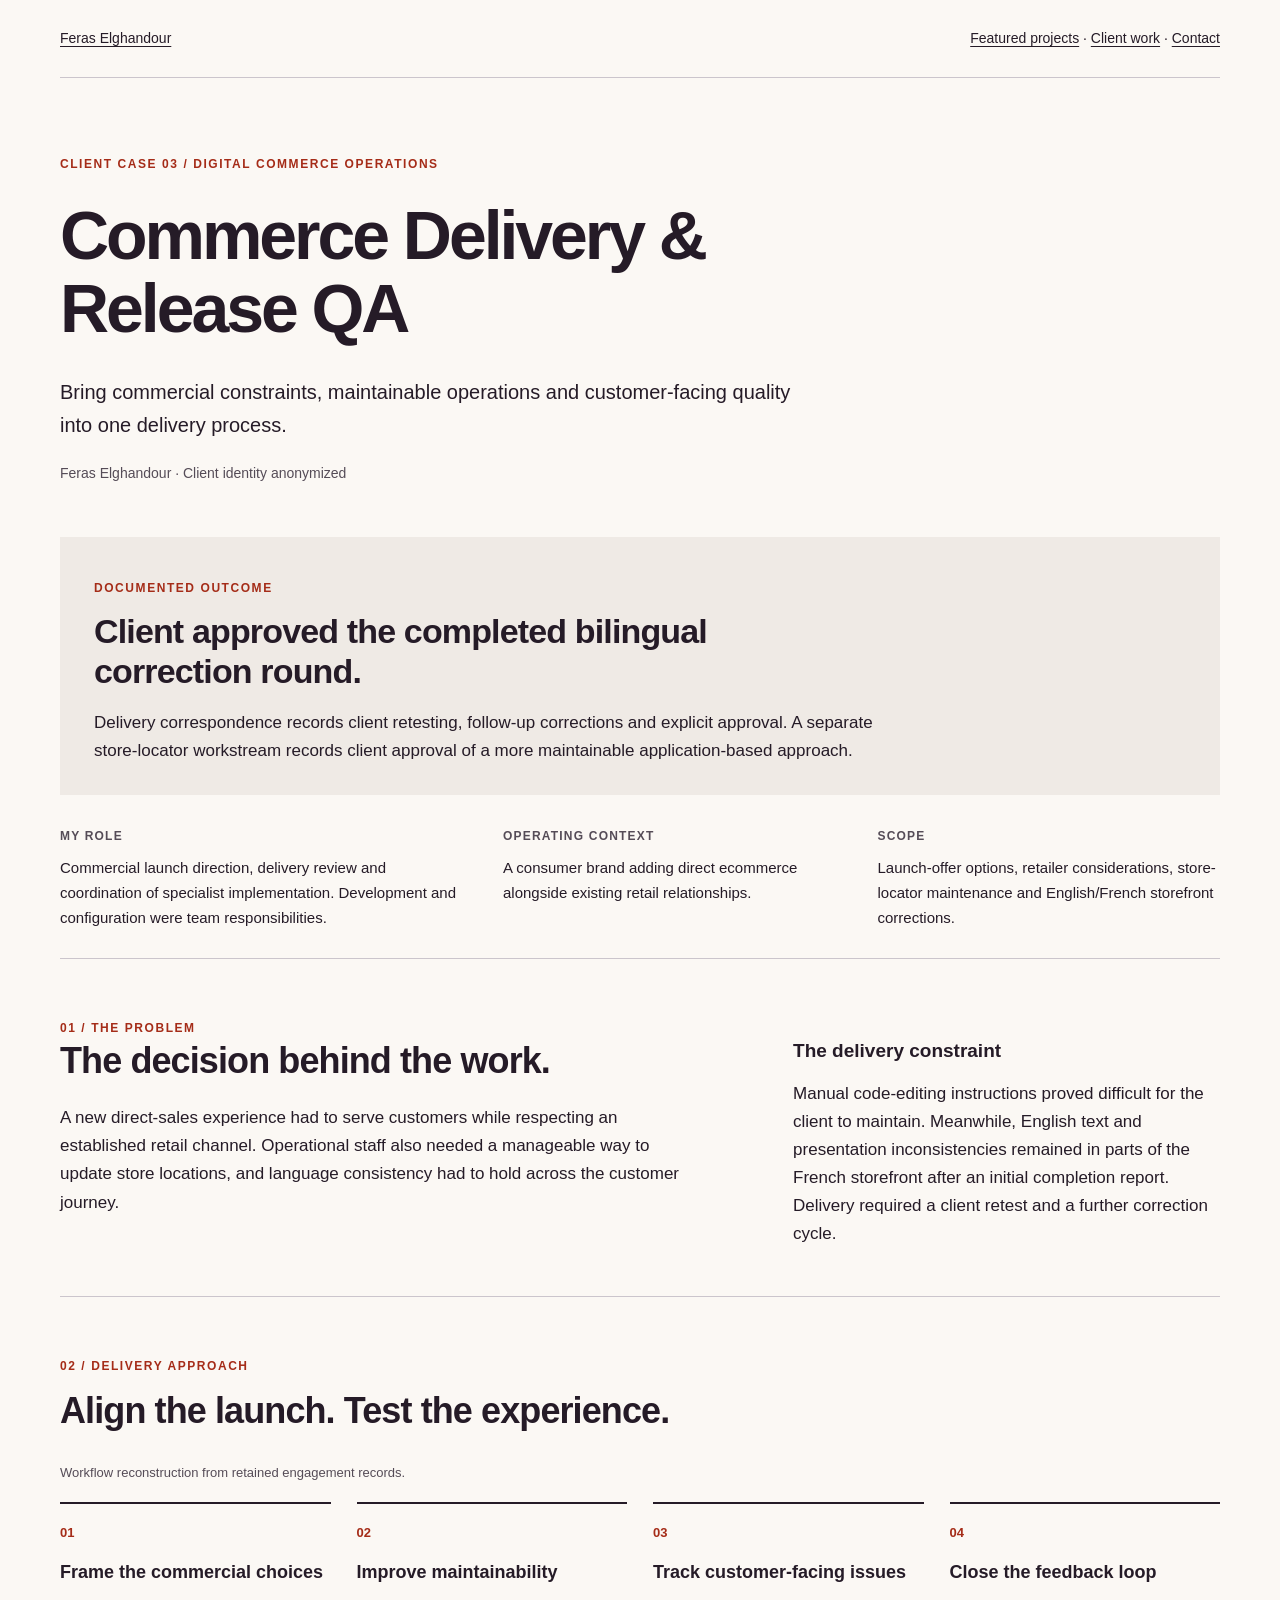
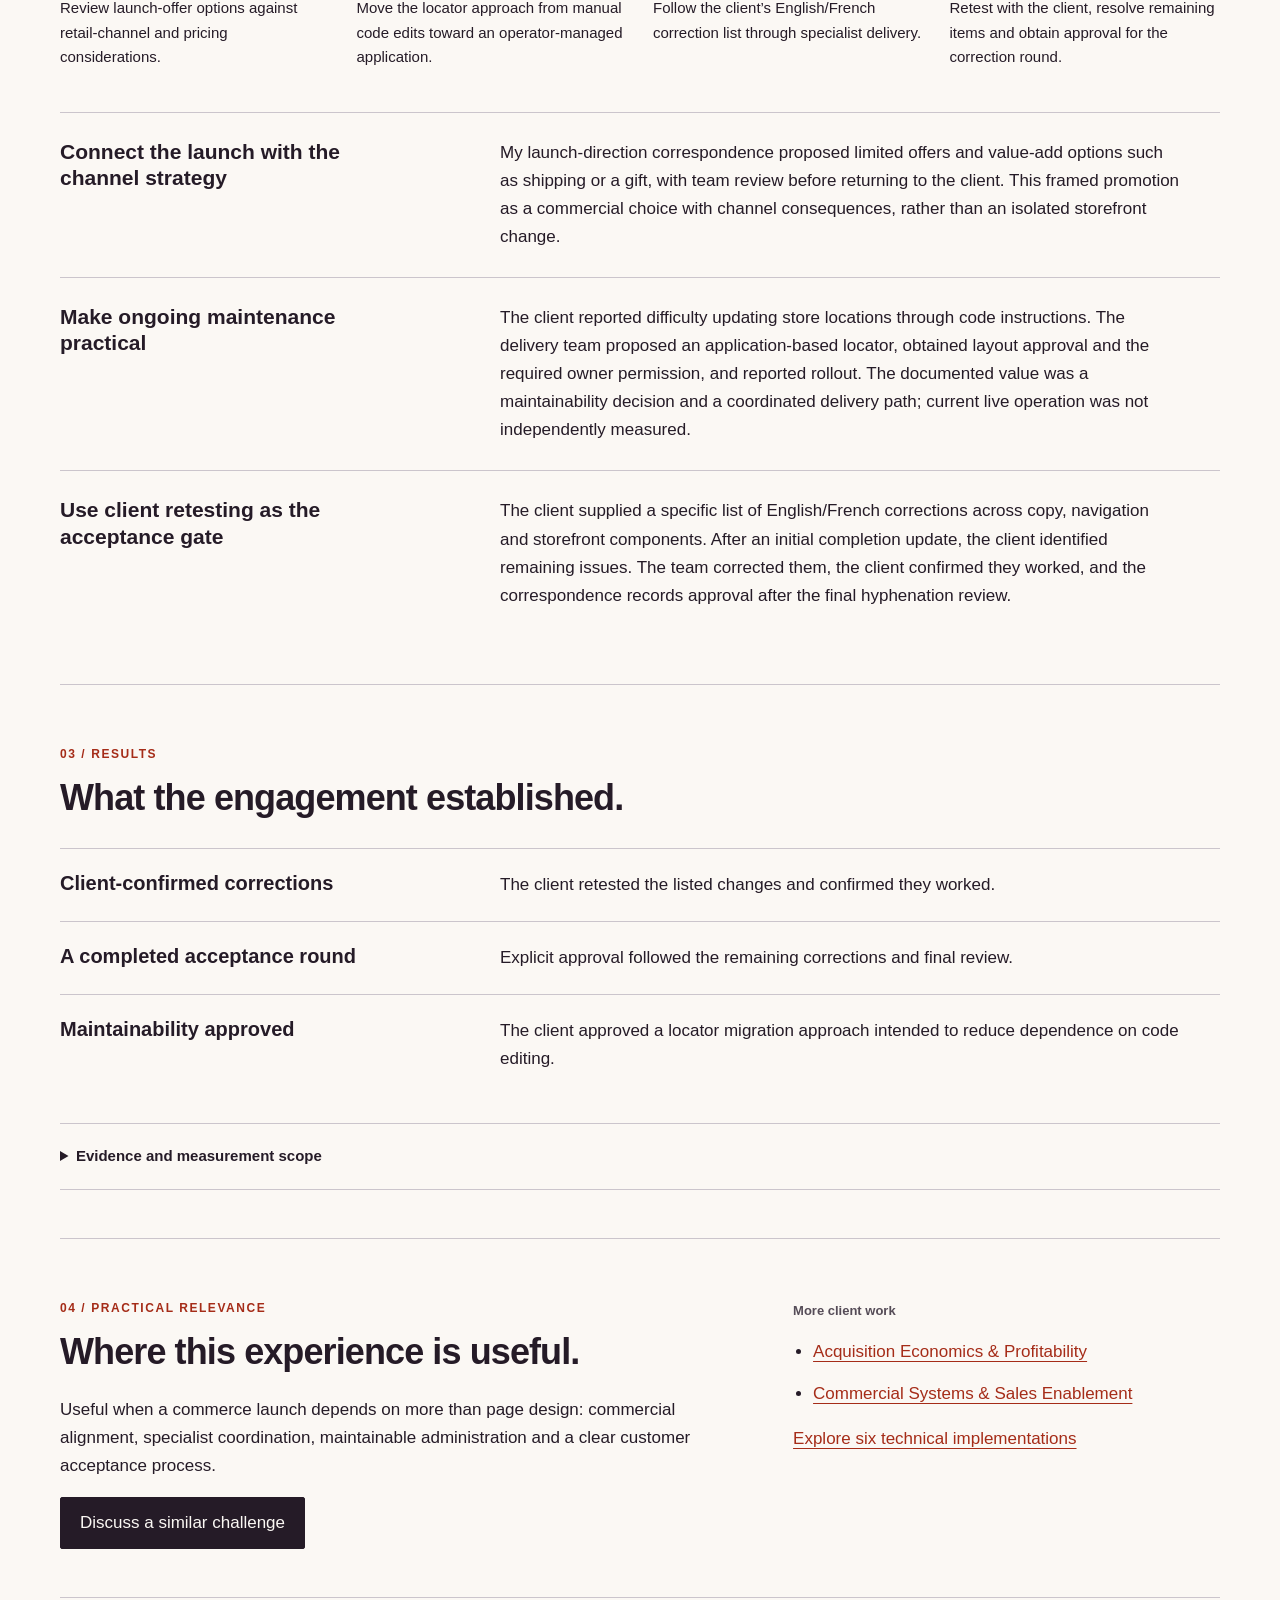
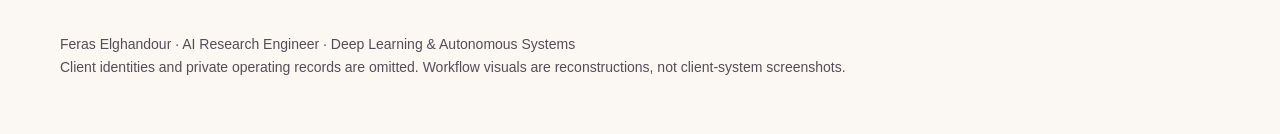
<file: case-studies/commerce-delivery/index.html>
<!doctype html>
<html lang="en"><head>
<meta charset="utf-8"><meta name="viewport" content="width=device-width,initial-scale=1">
<meta name="description" content="Bring commercial constraints, maintainable operations and customer-facing quality into one delivery process. An anonymized client case study by Feras Elghandour.">
<meta name="referrer" content="strict-origin-when-cross-origin">
<meta http-equiv="Content-Security-Policy" content="default-src 'none'; script-src 'self'; style-src 'self' 'unsafe-inline'; img-src 'self' data:; connect-src 'none'; base-uri 'none'; form-action 'none'; object-src 'none'">
<meta name="color-scheme" content="light"><meta name="author" content="Feras Elghandour">
<title>Commerce Delivery &amp; Release QA | Feras Elghandour</title>
<link rel="stylesheet" href="../../style.css"><link rel="icon" href="data:,">
<link rel="canonical" href="https://feraselghandour.github.io/case-studies/commerce-delivery/">
<meta property="og:title" content="Commerce Delivery &amp; Release QA | Feras Elghandour">
<meta property="og:description" content="Bring commercial constraints, maintainable operations and customer-facing quality into one delivery process.">
<meta property="og:type" content="article"><meta property="og:url" content="https://feraselghandour.github.io/case-studies/commerce-delivery/">
<meta property="og:image" content="https://feraselghandour.github.io/assets/portfolio-preview.jpg">
</head><body>
<a class="skip" href="#main">Skip to content</a>
<header><nav aria-label="Main navigation"><a href="../../">Feras Elghandour</a><span><a href="../../#work">Featured projects</a> · <a href="../../#client-work">Client work</a> · <a href="https://www.linkedin.com/in/feras-elghandour/">Contact</a></span></nav></header>
<main id="main" class="case-study">
<section class="hero case-hero"><p class="eyebrow">Client case 03 / Digital commerce operations</p>
<h1>Commerce Delivery &amp; Release QA</h1><p class="intro">Bring commercial constraints, maintainable operations and customer-facing quality into one delivery process.</p>
<p class="case-byline">Feras Elghandour <span aria-hidden="true">·</span> Client identity anonymized</p>
</section>
<section class="case-outcome" aria-labelledby="outcome-heading"><p class="eyebrow">Documented outcome</p><h2 id="outcome-heading">Client approved the completed bilingual correction round.</h2><p>Delivery correspondence records client retesting, follow-up corrections and explicit approval. A separate store-locator workstream records client approval of a more maintainable application-based approach.</p></section>
<dl class="case-facts"><div><dt>My role</dt><dd>Commercial launch direction, delivery review and coordination of specialist implementation. Development and configuration were team responsibilities.</dd></div><div><dt>Operating context</dt><dd>A consumer brand adding direct ecommerce alongside existing retail relationships.</dd></div><div><dt>Scope</dt><dd>Launch-offer options, retailer considerations, store-locator maintenance and English/French storefront corrections.</dd></div></dl>
<section class="section split case-context"><div><p class="eyebrow">01 / The problem</p><h2>The decision behind the work.</h2><p>A new direct-sales experience had to serve customers while respecting an established retail channel. Operational staff also needed a manageable way to update store locations, and language consistency had to hold across the customer journey.</p></div><aside><h3>The delivery constraint</h3><p>Manual code-editing instructions proved difficult for the client to maintain. Meanwhile, English text and presentation inconsistencies remained in parts of the French storefront after an initial completion report. Delivery required a client retest and a further correction cycle.</p></aside></section>
<section class="section" aria-labelledby="workflow-heading"><p class="eyebrow">02 / Delivery approach</p><h2 id="workflow-heading">Align the launch. Test the experience.</h2>
<figure class="case-workflow"><figcaption>Workflow reconstruction from retained engagement records.</figcaption><ol><li><span class="step-number">01</span><div><h3>Frame the commercial choices</h3><p>Review launch-offer options against retail-channel and pricing considerations.</p></div></li><li><span class="step-number">02</span><div><h3>Improve maintainability</h3><p>Move the locator approach from manual code edits toward an operator-managed application.</p></div></li><li><span class="step-number">03</span><div><h3>Track customer-facing issues</h3><p>Follow the client’s English/French correction list through specialist delivery.</p></div></li><li><span class="step-number">04</span><div><h3>Close the feedback loop</h3><p>Retest with the client, resolve remaining items and obtain approval for the correction round.</p></div></li></ol></figure>
<div class="case-details"><article class="case-detail"><h3>Connect the launch with the channel strategy</h3><p>My launch-direction correspondence proposed limited offers and value-add options such as shipping or a gift, with team review before returning to the client. This framed promotion as a commercial choice with channel consequences, rather than an isolated storefront change.</p></article><article class="case-detail"><h3>Make ongoing maintenance practical</h3><p>The client reported difficulty updating store locations through code instructions. The delivery team proposed an application-based locator, obtained layout approval and the required owner permission, and reported rollout. The documented value was a maintainability decision and a coordinated delivery path; current live operation was not independently measured.</p></article><article class="case-detail"><h3>Use client retesting as the acceptance gate</h3><p>The client supplied a specific list of English/French corrections across copy, navigation and storefront components. After an initial completion update, the client identified remaining issues. The team corrected them, the client confirmed they worked, and the correspondence records approval after the final hyphenation review.</p></article></div></section>
<section class="section" aria-labelledby="results-heading"><p class="eyebrow">03 / Results</p><h2 id="results-heading">What the engagement established.</h2><ul class="case-results"><li><h3>Client-confirmed corrections</h3><p>The client retested the listed changes and confirmed they worked.</p></li><li><h3>A completed acceptance round</h3><p>Explicit approval followed the remaining corrections and final review.</p></li><li><h3>Maintainability approved</h3><p>The client approved a locator migration approach intended to reduce dependence on code editing.</p></li></ul>
<details class="case-evidence"><summary>Evidence and measurement scope</summary><p>Original launch-direction and delivery-review correspondence, client locator approvals, and the client’s correction and acceptance thread. Names, products, destinations and operational records are omitted.</p><p>Acceptance applies to the documented bilingual correction round. The locator rollout was reported by the delivery team. This case does not claim site-wide defect elimination, resolution of every inventory issue or a measured conversion increase.</p></details></section>
<section class="section split"><div><p class="eyebrow">04 / Practical relevance</p><h2>Where this experience is useful.</h2><p>Useful when a commerce launch depends on more than page design: commercial alignment, specialist coordination, maintainable administration and a clear customer acceptance process.</p><a class="button" href="https://www.linkedin.com/in/feras-elghandour/">Discuss a similar challenge</a></div><aside><p class="label">More client work</p><ul class="case-related"><li><a href="../profitability-diagnostic/">Acquisition Economics &amp; Profitability</a></li><li><a href="../commercial-enablement/">Commercial Systems &amp; Sales Enablement</a></li></ul><p><a href="../../#work">Explore six technical implementations</a></p></aside></section>
</main><footer>Feras Elghandour · AI Research Engineer · Deep Learning &amp; Autonomous Systems<br>Client identities and private operating records are omitted. Workflow visuals are reconstructions, not client-system screenshots.</footer>
</body></html>
</file>
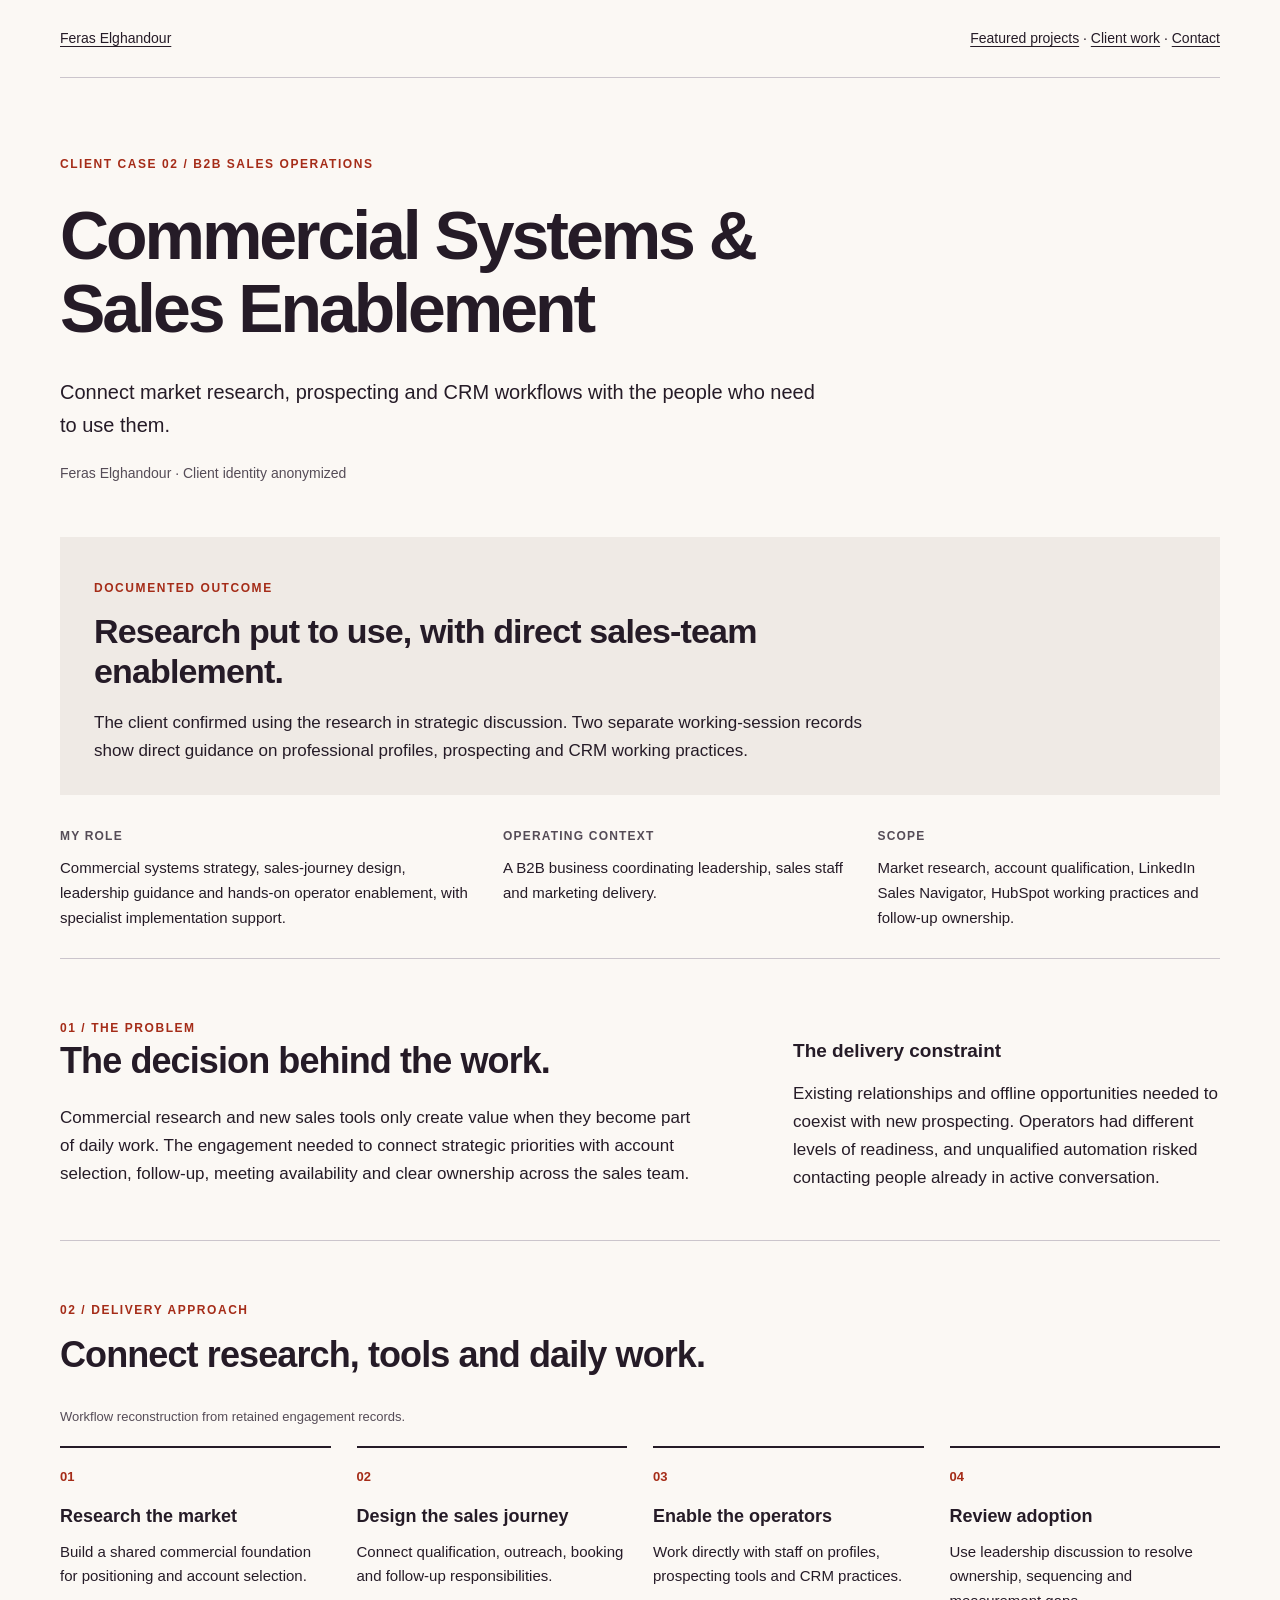
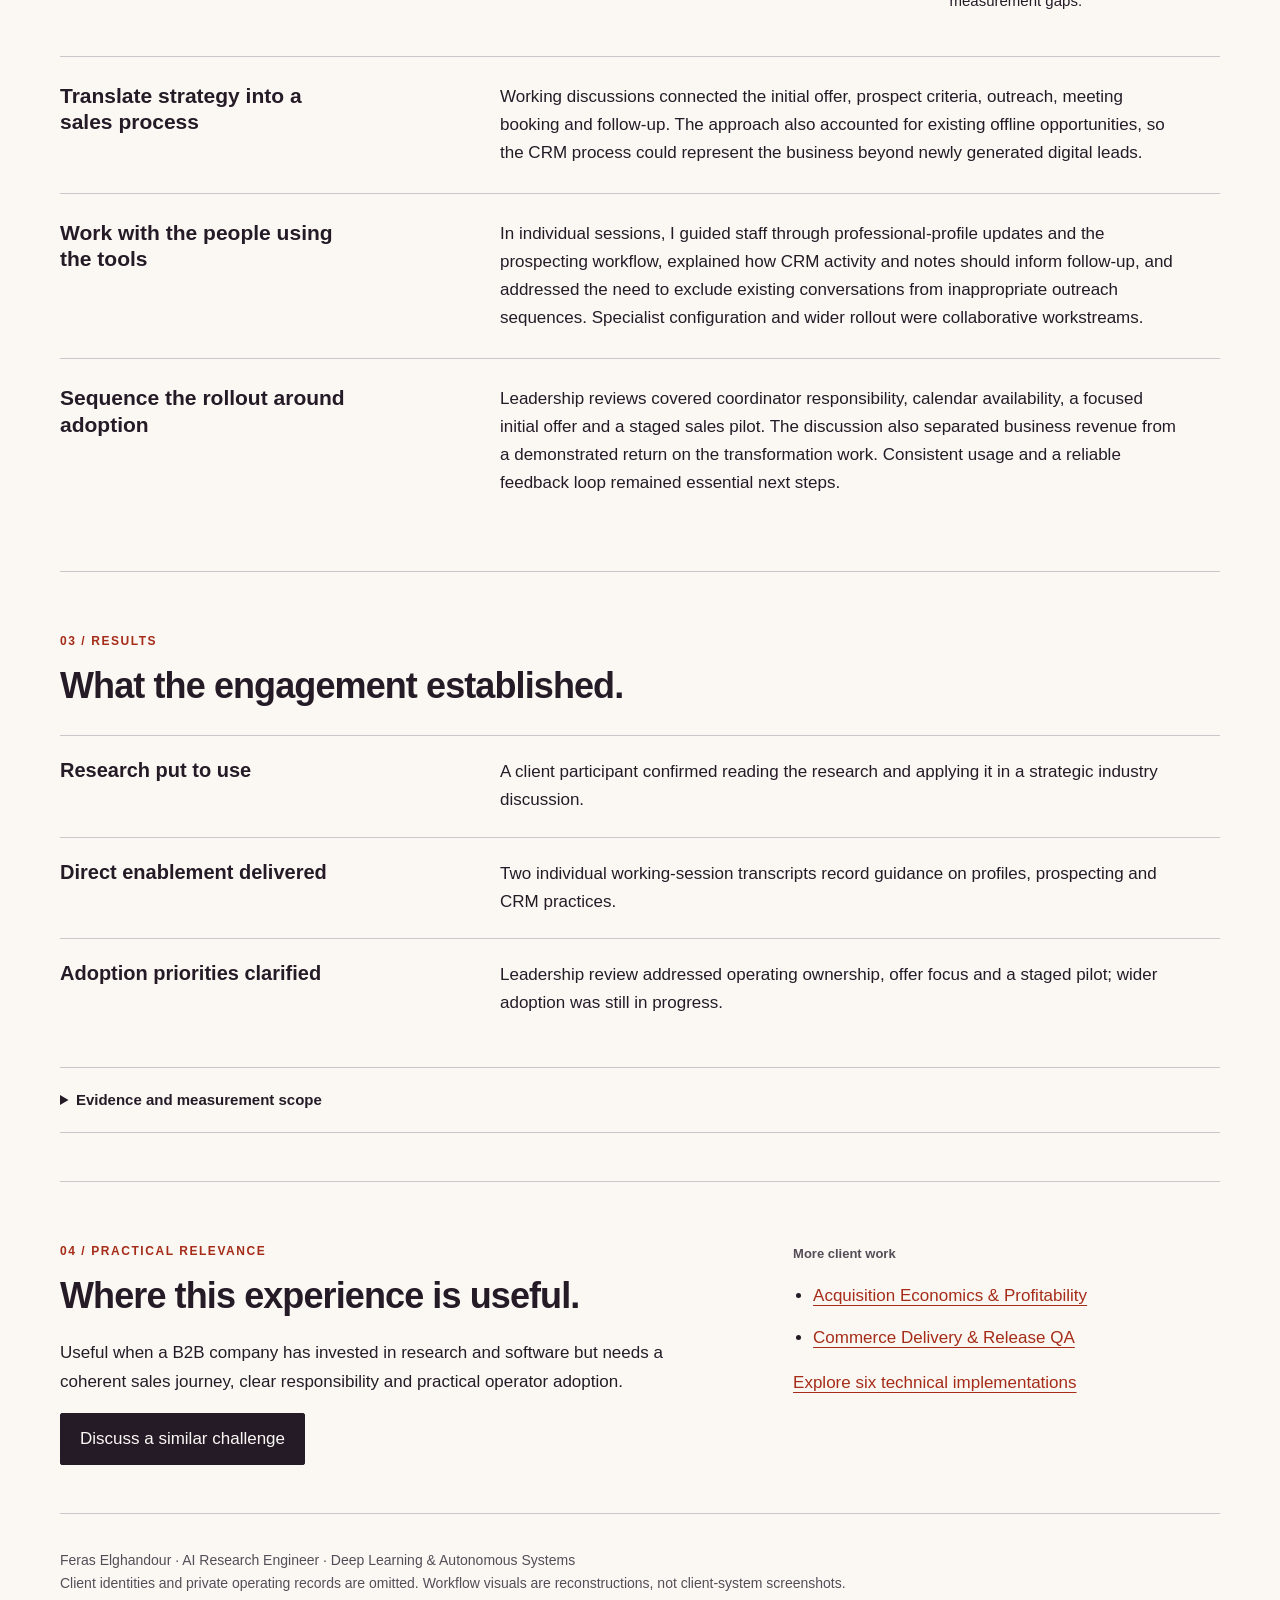
<file: case-studies/commercial-enablement/index.html>
<!doctype html>
<html lang="en"><head>
<meta charset="utf-8"><meta name="viewport" content="width=device-width,initial-scale=1">
<meta name="description" content="Connect market research, prospecting and CRM workflows with the people who need to use them. An anonymized client case study by Feras Elghandour.">
<meta name="referrer" content="strict-origin-when-cross-origin">
<meta http-equiv="Content-Security-Policy" content="default-src 'none'; script-src 'self'; style-src 'self' 'unsafe-inline'; img-src 'self' data:; connect-src 'none'; base-uri 'none'; form-action 'none'; object-src 'none'">
<meta name="color-scheme" content="light"><meta name="author" content="Feras Elghandour">
<title>Commercial Systems &amp; Sales Enablement | Feras Elghandour</title>
<link rel="stylesheet" href="../../style.css"><link rel="icon" href="data:,">
<link rel="canonical" href="https://feraselghandour.github.io/case-studies/commercial-enablement/">
<meta property="og:title" content="Commercial Systems &amp; Sales Enablement | Feras Elghandour">
<meta property="og:description" content="Connect market research, prospecting and CRM workflows with the people who need to use them.">
<meta property="og:type" content="article"><meta property="og:url" content="https://feraselghandour.github.io/case-studies/commercial-enablement/">
<meta property="og:image" content="https://feraselghandour.github.io/assets/portfolio-preview.jpg">
</head><body>
<a class="skip" href="#main">Skip to content</a>
<header><nav aria-label="Main navigation"><a href="../../">Feras Elghandour</a><span><a href="../../#work">Featured projects</a> · <a href="../../#client-work">Client work</a> · <a href="https://www.linkedin.com/in/feras-elghandour/">Contact</a></span></nav></header>
<main id="main" class="case-study">
<section class="hero case-hero"><p class="eyebrow">Client case 02 / B2B sales operations</p>
<h1>Commercial Systems &amp; Sales Enablement</h1><p class="intro">Connect market research, prospecting and CRM workflows with the people who need to use them.</p>
<p class="case-byline">Feras Elghandour <span aria-hidden="true">·</span> Client identity anonymized</p>
</section>
<section class="case-outcome" aria-labelledby="outcome-heading"><p class="eyebrow">Documented outcome</p><h2 id="outcome-heading">Research put to use, with direct sales-team enablement.</h2><p>The client confirmed using the research in strategic discussion. Two separate working-session records show direct guidance on professional profiles, prospecting and CRM working practices.</p></section>
<dl class="case-facts"><div><dt>My role</dt><dd>Commercial systems strategy, sales-journey design, leadership guidance and hands-on operator enablement, with specialist implementation support.</dd></div><div><dt>Operating context</dt><dd>A B2B business coordinating leadership, sales staff and marketing delivery.</dd></div><div><dt>Scope</dt><dd>Market research, account qualification, LinkedIn Sales Navigator, HubSpot working practices and follow-up ownership.</dd></div></dl>
<section class="section split case-context"><div><p class="eyebrow">01 / The problem</p><h2>The decision behind the work.</h2><p>Commercial research and new sales tools only create value when they become part of daily work. The engagement needed to connect strategic priorities with account selection, follow-up, meeting availability and clear ownership across the sales team.</p></div><aside><h3>The delivery constraint</h3><p>Existing relationships and offline opportunities needed to coexist with new prospecting. Operators had different levels of readiness, and unqualified automation risked contacting people already in active conversation.</p></aside></section>
<section class="section" aria-labelledby="workflow-heading"><p class="eyebrow">02 / Delivery approach</p><h2 id="workflow-heading">Connect research, tools and daily work.</h2>
<figure class="case-workflow"><figcaption>Workflow reconstruction from retained engagement records.</figcaption><ol><li><span class="step-number">01</span><div><h3>Research the market</h3><p>Build a shared commercial foundation for positioning and account selection.</p></div></li><li><span class="step-number">02</span><div><h3>Design the sales journey</h3><p>Connect qualification, outreach, booking and follow-up responsibilities.</p></div></li><li><span class="step-number">03</span><div><h3>Enable the operators</h3><p>Work directly with staff on profiles, prospecting tools and CRM practices.</p></div></li><li><span class="step-number">04</span><div><h3>Review adoption</h3><p>Use leadership discussion to resolve ownership, sequencing and measurement gaps.</p></div></li></ol></figure>
<div class="case-details"><article class="case-detail"><h3>Translate strategy into a sales process</h3><p>Working discussions connected the initial offer, prospect criteria, outreach, meeting booking and follow-up. The approach also accounted for existing offline opportunities, so the CRM process could represent the business beyond newly generated digital leads.</p></article><article class="case-detail"><h3>Work with the people using the tools</h3><p>In individual sessions, I guided staff through professional-profile updates and the prospecting workflow, explained how CRM activity and notes should inform follow-up, and addressed the need to exclude existing conversations from inappropriate outreach sequences. Specialist configuration and wider rollout were collaborative workstreams.</p></article><article class="case-detail"><h3>Sequence the rollout around adoption</h3><p>Leadership reviews covered coordinator responsibility, calendar availability, a focused initial offer and a staged sales pilot. The discussion also separated business revenue from a demonstrated return on the transformation work. Consistent usage and a reliable feedback loop remained essential next steps.</p></article></div></section>
<section class="section" aria-labelledby="results-heading"><p class="eyebrow">03 / Results</p><h2 id="results-heading">What the engagement established.</h2><ul class="case-results"><li><h3>Research put to use</h3><p>A client participant confirmed reading the research and applying it in a strategic industry discussion.</p></li><li><h3>Direct enablement delivered</h3><p>Two individual working-session transcripts record guidance on profiles, prospecting and CRM practices.</p></li><li><h3>Adoption priorities clarified</h3><p>Leadership review addressed operating ownership, offer focus and a staged pilot; wider adoption was still in progress.</p></li></ul>
<details class="case-evidence"><summary>Evidence and measurement scope</summary><p>Retained individual enablement-session transcripts and a leadership-review transcript containing direct client feedback. People, company details, account lists and internal financial figures are omitted.</p><p>The records support research use, direct enablement and commercial process design. They do not establish a completed autonomous sales platform, a fully adopted rollout or incremental revenue attributable to the engagement.</p></details></section>
<section class="section split"><div><p class="eyebrow">04 / Practical relevance</p><h2>Where this experience is useful.</h2><p>Useful when a B2B company has invested in research and software but needs a coherent sales journey, clear responsibility and practical operator adoption.</p><a class="button" href="https://www.linkedin.com/in/feras-elghandour/">Discuss a similar challenge</a></div><aside><p class="label">More client work</p><ul class="case-related"><li><a href="../profitability-diagnostic/">Acquisition Economics &amp; Profitability</a></li><li><a href="../commerce-delivery/">Commerce Delivery &amp; Release QA</a></li></ul><p><a href="../../#work">Explore six technical implementations</a></p></aside></section>
</main><footer>Feras Elghandour · AI Research Engineer · Deep Learning &amp; Autonomous Systems<br>Client identities and private operating records are omitted. Workflow visuals are reconstructions, not client-system screenshots.</footer>
</body></html>
</file>
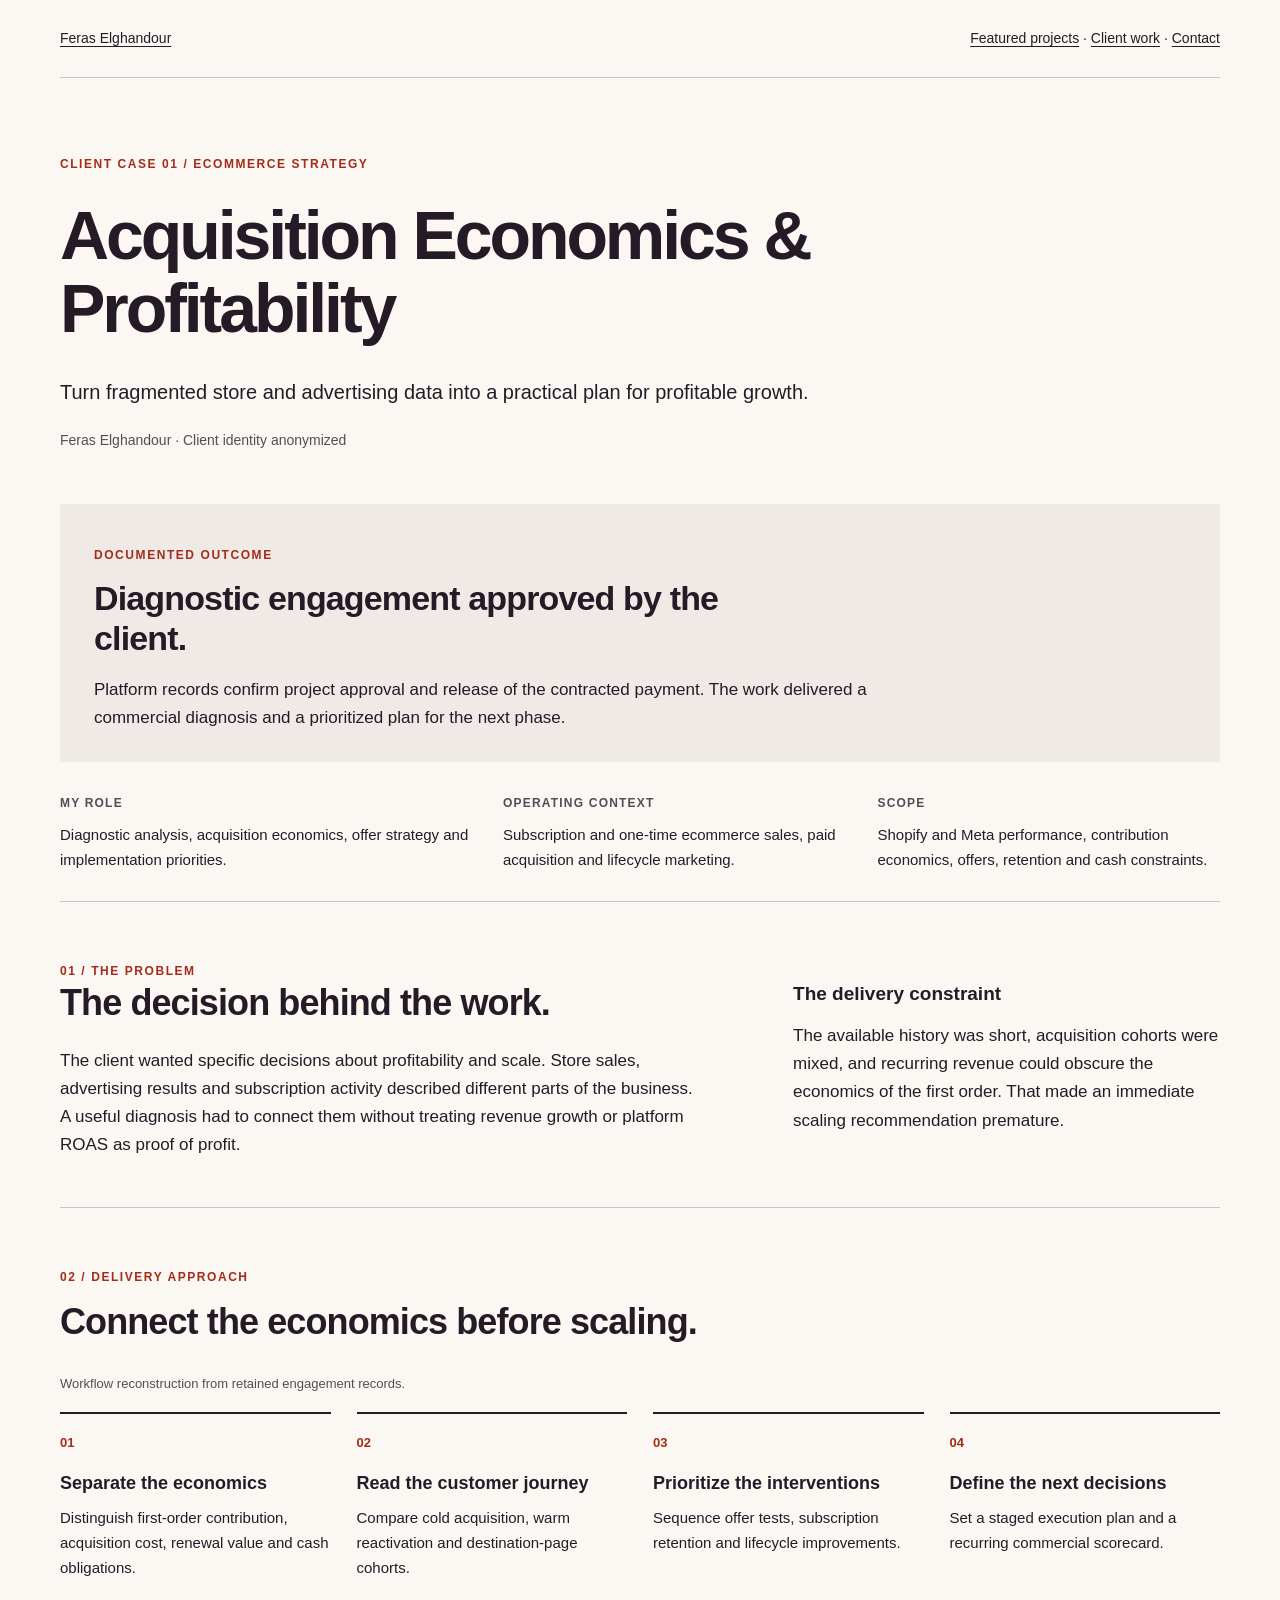
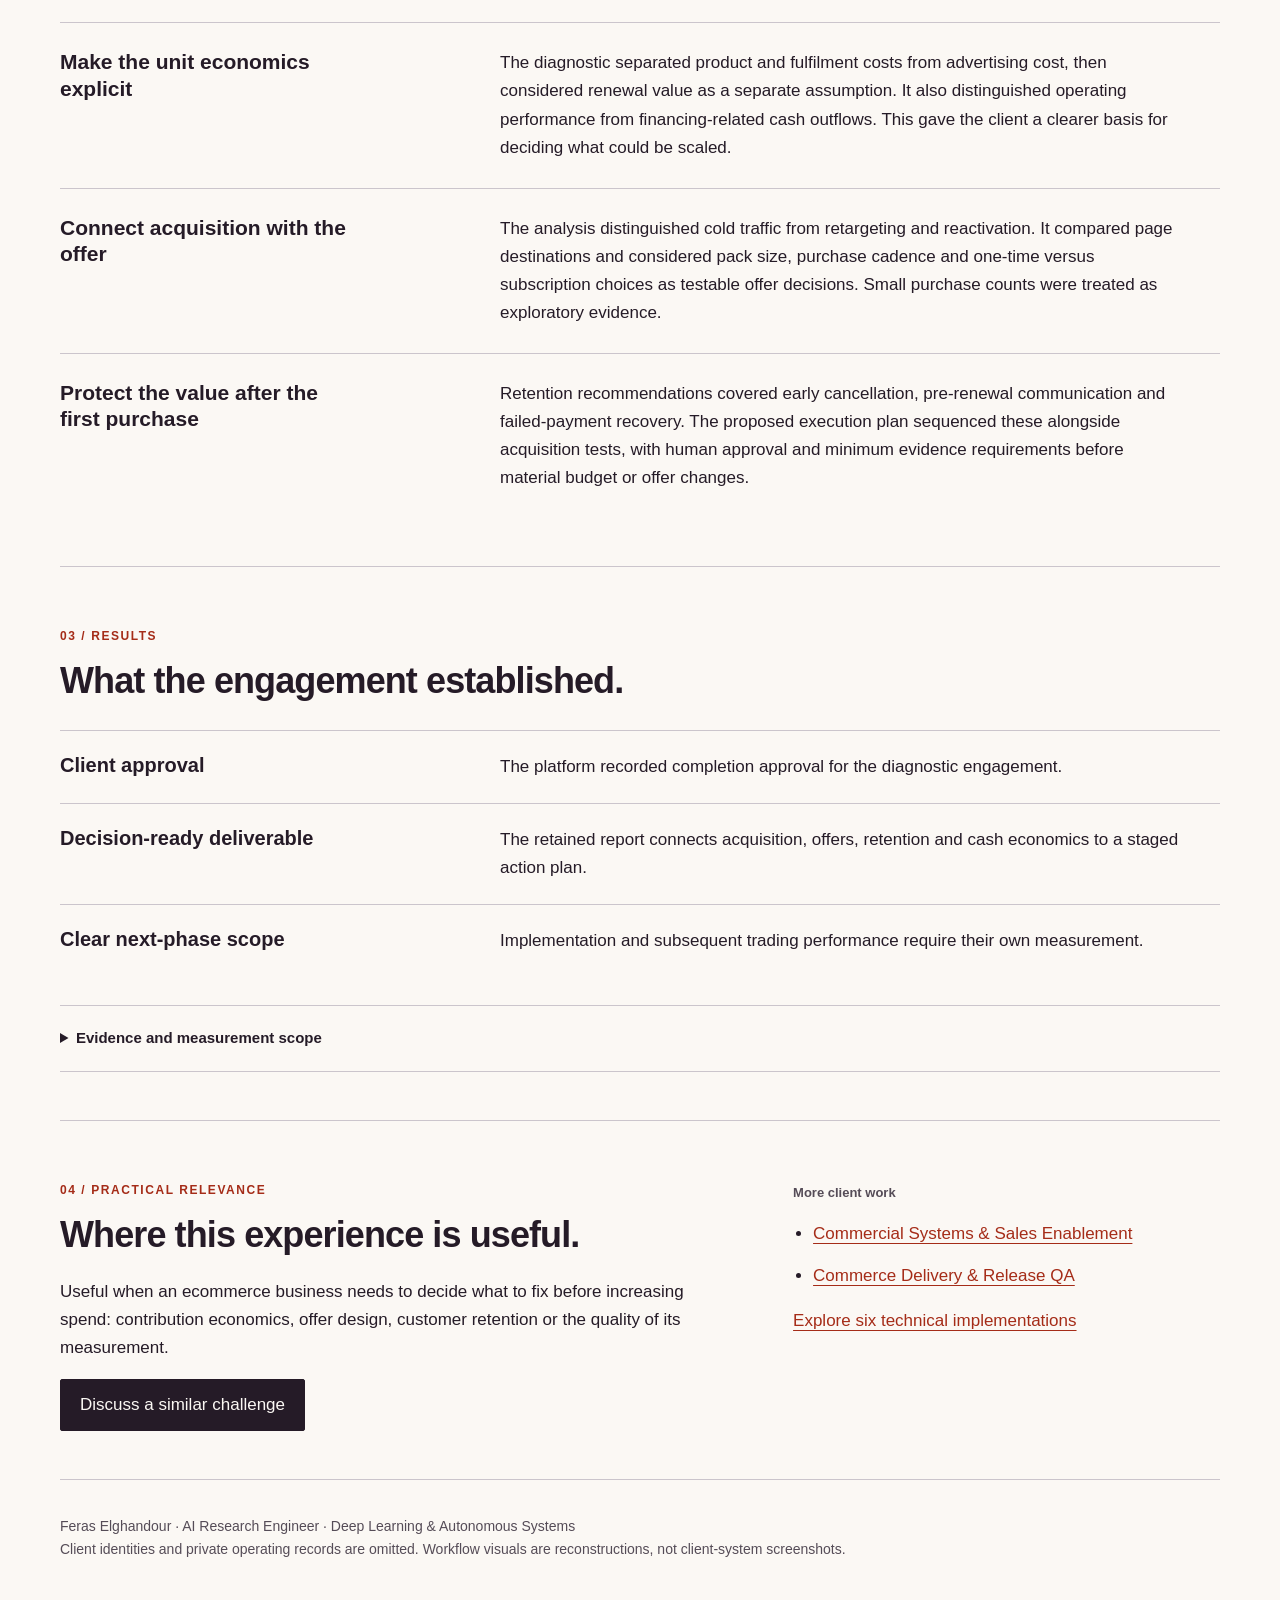
<file: case-studies/profitability-diagnostic/index.html>
<!doctype html>
<html lang="en"><head>
<meta charset="utf-8"><meta name="viewport" content="width=device-width,initial-scale=1">
<meta name="description" content="Turn fragmented store and advertising data into a practical plan for profitable growth. An anonymized client case study by Feras Elghandour.">
<meta name="referrer" content="strict-origin-when-cross-origin">
<meta http-equiv="Content-Security-Policy" content="default-src 'none'; script-src 'self'; style-src 'self' 'unsafe-inline'; img-src 'self' data:; connect-src 'none'; base-uri 'none'; form-action 'none'; object-src 'none'">
<meta name="color-scheme" content="light"><meta name="author" content="Feras Elghandour">
<title>Acquisition Economics &amp; Profitability | Feras Elghandour</title>
<link rel="stylesheet" href="../../style.css"><link rel="icon" href="data:,">
<link rel="canonical" href="https://feraselghandour.github.io/case-studies/profitability-diagnostic/">
<meta property="og:title" content="Acquisition Economics &amp; Profitability | Feras Elghandour">
<meta property="og:description" content="Turn fragmented store and advertising data into a practical plan for profitable growth.">
<meta property="og:type" content="article"><meta property="og:url" content="https://feraselghandour.github.io/case-studies/profitability-diagnostic/">
<meta property="og:image" content="https://feraselghandour.github.io/assets/portfolio-preview.jpg">
</head><body>
<a class="skip" href="#main">Skip to content</a>
<header><nav aria-label="Main navigation"><a href="../../">Feras Elghandour</a><span><a href="../../#work">Featured projects</a> · <a href="../../#client-work">Client work</a> · <a href="https://www.linkedin.com/in/feras-elghandour/">Contact</a></span></nav></header>
<main id="main" class="case-study">
<section class="hero case-hero"><p class="eyebrow">Client case 01 / Ecommerce strategy</p>
<h1>Acquisition Economics &amp; Profitability</h1><p class="intro">Turn fragmented store and advertising data into a practical plan for profitable growth.</p>
<p class="case-byline">Feras Elghandour <span aria-hidden="true">·</span> Client identity anonymized</p>
</section>
<section class="case-outcome" aria-labelledby="outcome-heading"><p class="eyebrow">Documented outcome</p><h2 id="outcome-heading">Diagnostic engagement approved by the client.</h2><p>Platform records confirm project approval and release of the contracted payment. The work delivered a commercial diagnosis and a prioritized plan for the next phase.</p></section>
<dl class="case-facts"><div><dt>My role</dt><dd>Diagnostic analysis, acquisition economics, offer strategy and implementation priorities.</dd></div><div><dt>Operating context</dt><dd>Subscription and one-time ecommerce sales, paid acquisition and lifecycle marketing.</dd></div><div><dt>Scope</dt><dd>Shopify and Meta performance, contribution economics, offers, retention and cash constraints.</dd></div></dl>
<section class="section split case-context"><div><p class="eyebrow">01 / The problem</p><h2>The decision behind the work.</h2><p>The client wanted specific decisions about profitability and scale. Store sales, advertising results and subscription activity described different parts of the business. A useful diagnosis had to connect them without treating revenue growth or platform ROAS as proof of profit.</p></div><aside><h3>The delivery constraint</h3><p>The available history was short, acquisition cohorts were mixed, and recurring revenue could obscure the economics of the first order. That made an immediate scaling recommendation premature.</p></aside></section>
<section class="section" aria-labelledby="workflow-heading"><p class="eyebrow">02 / Delivery approach</p><h2 id="workflow-heading">Connect the economics before scaling.</h2>
<figure class="case-workflow"><figcaption>Workflow reconstruction from retained engagement records.</figcaption><ol><li><span class="step-number">01</span><div><h3>Separate the economics</h3><p>Distinguish first-order contribution, acquisition cost, renewal value and cash obligations.</p></div></li><li><span class="step-number">02</span><div><h3>Read the customer journey</h3><p>Compare cold acquisition, warm reactivation and destination-page cohorts.</p></div></li><li><span class="step-number">03</span><div><h3>Prioritize the interventions</h3><p>Sequence offer tests, subscription retention and lifecycle improvements.</p></div></li><li><span class="step-number">04</span><div><h3>Define the next decisions</h3><p>Set a staged execution plan and a recurring commercial scorecard.</p></div></li></ol></figure>
<div class="case-details"><article class="case-detail"><h3>Make the unit economics explicit</h3><p>The diagnostic separated product and fulfilment costs from advertising cost, then considered renewal value as a separate assumption. It also distinguished operating performance from financing-related cash outflows. This gave the client a clearer basis for deciding what could be scaled.</p></article><article class="case-detail"><h3>Connect acquisition with the offer</h3><p>The analysis distinguished cold traffic from retargeting and reactivation. It compared page destinations and considered pack size, purchase cadence and one-time versus subscription choices as testable offer decisions. Small purchase counts were treated as exploratory evidence.</p></article><article class="case-detail"><h3>Protect the value after the first purchase</h3><p>Retention recommendations covered early cancellation, pre-renewal communication and failed-payment recovery. The proposed execution plan sequenced these alongside acquisition tests, with human approval and minimum evidence requirements before material budget or offer changes.</p></article></div></section>
<section class="section" aria-labelledby="results-heading"><p class="eyebrow">03 / Results</p><h2 id="results-heading">What the engagement established.</h2><ul class="case-results"><li><h3>Client approval</h3><p>The platform recorded completion approval for the diagnostic engagement.</p></li><li><h3>Decision-ready deliverable</h3><p>The retained report connects acquisition, offers, retention and cash economics to a staged action plan.</p></li><li><h3>Clear next-phase scope</h3><p>Implementation and subsequent trading performance require their own measurement.</p></li></ul>
<details class="case-evidence"><summary>Evidence and measurement scope</summary><p>Retained diagnostic report, original client requirements and platform approval correspondence. Client identifiers, financial figures and access details are omitted.</p><p>Approval verifies delivery of the engagement. The retained report is evidence of the analysis and recommendations; it does not establish that every recommendation was implemented. Revenue, profit and ROAS improvement are not claimed as outcomes of this work.</p></details></section>
<section class="section split"><div><p class="eyebrow">04 / Practical relevance</p><h2>Where this experience is useful.</h2><p>Useful when an ecommerce business needs to decide what to fix before increasing spend: contribution economics, offer design, customer retention or the quality of its measurement.</p><a class="button" href="https://www.linkedin.com/in/feras-elghandour/">Discuss a similar challenge</a></div><aside><p class="label">More client work</p><ul class="case-related"><li><a href="../commercial-enablement/">Commercial Systems &amp; Sales Enablement</a></li><li><a href="../commerce-delivery/">Commerce Delivery &amp; Release QA</a></li></ul><p><a href="../../#work">Explore six technical implementations</a></p></aside></section>
</main><footer>Feras Elghandour · AI Research Engineer · Deep Learning &amp; Autonomous Systems<br>Client identities and private operating records are omitted. Workflow visuals are reconstructions, not client-system screenshots.</footer>
</body></html>
</file>
<file: style.css>
@charset "UTF-8";
:root{--ink:oklch(24% .025 320);--muted:oklch(43% .02 320);--paper:oklch(98% .006 75);--line:oklch(83% .012 320);--accent:oklch(48% .16 32);--panel:oklch(94% .009 75);--blue:oklch(43% .10 250)}
*{box-sizing:border-box}html{scroll-behavior:smooth}body{margin:0;background:var(--paper);color:var(--ink);font:17px/1.65 "Public Sans",Helvetica,Arial,sans-serif}a{color:var(--accent);text-underline-offset:.22em}a:hover{text-decoration-thickness:2px}a:focus-visible,button:focus-visible,input:focus-visible,select:focus-visible,summary:focus-visible{outline:3px solid var(--blue);outline-offset:5px}header,main,footer{width:min(1160px,calc(100% - 64px));margin:auto}nav{display:flex;justify-content:space-between;gap:20px;flex-wrap:wrap;padding:27px 0;border-bottom:1px solid var(--line);font-size:14px}nav a{color:var(--ink)}.eyebrow{font-size:12px;font-weight:700;letter-spacing:.13em;text-transform:uppercase;color:var(--accent)}h1{font-size:clamp(38px,6.5vw,80px);line-height:1.08;letter-spacing:-.045em;max-width:16ch;margin:24px 0 30px}h2{font-size:clamp(25px,3vw,36px);line-height:1.2;letter-spacing:-.025em;margin:0 0 22px}h3{font-size:22px;line-height:1.25;margin:0 0 12px}.intro{max-width:68ch;font-size:20px}.hero{padding:65px 0 52px}.hero p{max-width:68ch}.links{display:flex;gap:24px;flex-wrap:wrap;margin-top:28px;font-weight:600}.section{padding:48px 0;border-top:1px solid var(--line)}.row{display:grid;grid-template-columns:70px 1fr 1fr;gap:30px;padding:30px 0;border-top:1px solid var(--line)}.row .number{font-size:18px;color:var(--muted)}.row p{margin:0 0 15px}.row h3 a{color:var(--ink);text-decoration:none}.row h3 a:hover{text-decoration:underline}.row .category{font-size:13px;color:var(--muted);margin:0 0 10px}.split{display:grid;grid-template-columns:1.6fr 1fr;gap:50px}.split p{max-width:68ch}.note{background:var(--panel);padding:22px 26px;font-size:15px;max-width:75ch}.label{font-size:13px;font-weight:600;color:var(--muted)}label{display:block;font-weight:600;margin-bottom:7px}select,input,button{font:inherit}select,input[type=number]{max-width:100%;padding:10px 12px;background:var(--paper);color:var(--ink);border:1px solid var(--muted);border-radius:2px}input[type=range]{width:100%;accent-color:var(--accent)}button,.button{background:var(--ink);color:var(--paper);padding:11px 19px;border:1px solid var(--ink);cursor:pointer;text-decoration:none;display:inline-block;border-radius:2px}button:hover,.button:hover{background:var(--accent)}.controls{display:flex;align-items:end;flex-wrap:wrap;gap:24px;margin:24px 0 30px}.field{flex:1;min-width:190px;max-width:300px}.table-wrap{max-width:100%;overflow:auto;margin:26px 0}table{border-collapse:collapse;width:100%;font-size:15px;font-variant-numeric:tabular-nums}caption{text-align:left;font-size:13px;margin:0 0 12px;color:var(--muted)}th,td{text-align:left;padding:13px 16px 13px 0;border-bottom:1px solid var(--line);vertical-align:top}th{font-weight:600}.barrow{display:grid;grid-template-columns:150px 1fr 85px;align-items:center;gap:18px;margin:19px 0;font-size:15px}.bar{background:var(--blue);height:13px;min-width:2px}.track{background:var(--panel);height:13px}.result{font-size:26px;font-weight:700;font-variant-numeric:tabular-nums}.result small{display:block;font-size:14px;color:var(--muted);font-weight:400}.status{font-weight:700;color:var(--blue)}.diagram{display:flex;align-items:center;gap:13px;flex-wrap:wrap;padding:22px 0}.diagram span{border:1px solid var(--line);padding:9px 14px;font-size:14px}pre{white-space:pre-wrap;overflow-wrap:anywhere;background:var(--panel);padding:22px;font-size:13px}summary{cursor:pointer;font-weight:600}footer{padding:35px 0 55px;border-top:1px solid var(--line);font-size:14px;color:var(--muted)}.skip{position:absolute;top:-100px;left:20px;background:var(--ink);color:var(--paper);padding:12px;z-index:9}.skip:focus{top:10px}img{max-width:100%;height:auto}svg{max-width:100%;height:auto}.sr-only{position:absolute;width:1px;height:1px;padding:0;overflow:hidden;clip:rect(0,0,0,0)}.small{font-size:14px;color:var(--muted)}@media(max-width:760px){header,main,footer{width:calc(100% - 36px)}.hero{padding:40px 0}.row{grid-template-columns:35px 1fr;gap:15px}.row .description{grid-column:2}.split{grid-template-columns:1fr;gap:24px}.barrow{grid-template-columns:115px 1fr 70px;gap:9px;font-size:13px}.section{padding:32px 0}.intro{font-size:18px}th,td{padding-right:12px}.links{gap:16px}}@media(prefers-reduced-motion:reduce){html{scroll-behavior:auto}}@media print{body{background:var(--paper);font-size:11pt}nav,.controls,button,.skip{display:none}.hero{padding:10px 0}h1{font-size:32pt}.section{break-inside:avoid}header,main,footer{width:100%}a{color:var(--ink)}.row{break-inside:avoid}}

/* Client engagement reports */
.section-lead{max-width:76ch;margin:0 0 32px}
.case-hero{padding-bottom:38px}.case-hero h1{font-size:clamp(38px,5.4vw,68px);max-width:22ch}.case-byline{font-size:14px;color:var(--muted)}
.case-outcome{padding:30px 34px;background:var(--panel);margin:0 0 32px}.case-outcome h2{max-width:37ch;font-size:clamp(24px,3vw,34px);margin-bottom:16px}.case-outcome p:last-child{max-width:85ch;margin-bottom:0}
.case-facts{display:grid;grid-template-columns:1.2fr 1fr 1fr;gap:32px;padding:0 0 28px;margin:0}.case-facts dt{font-size:12px;text-transform:uppercase;letter-spacing:.1em;font-weight:700;color:var(--muted);margin-bottom:9px}.case-facts dd{margin:0;font-size:15px}
.case-context aside{padding-top:32px}.case-context h3{font-size:19px}.case-context p{margin-bottom:0}
.case-workflow{margin:30px 0 42px}.case-workflow figcaption{font-size:13px;color:var(--muted);margin-bottom:18px}.case-workflow ol{list-style:none;padding:0;display:grid;grid-template-columns:repeat(4,1fr);gap:26px;margin:0}.case-workflow li{padding-top:18px;border-top:2px solid var(--ink)}.step-number{font-size:13px;color:var(--accent);font-weight:700;display:block;margin-bottom:18px}.case-workflow h3{font-size:18px}.case-workflow p{font-size:15px;margin:0}
.case-detail{display:grid;grid-template-columns:1fr 1.8fr;gap:40px;padding:26px 0;border-top:1px solid var(--line)}.case-detail h3{font-size:21px;max-width:25ch}.case-detail p{margin:0;max-width:72ch}
.case-results{list-style:none;padding:0;margin:28px 0}.case-results li{display:grid;grid-template-columns:1fr 1.8fr;gap:40px;border-top:1px solid var(--line);padding:22px 0}.case-results h3{font-size:20px;margin:0}.case-results p{margin:0;max-width:72ch}
.case-evidence{padding:20px 0;border-top:1px solid var(--line);border-bottom:1px solid var(--line);font-size:15px}.case-evidence p{max-width:86ch}.case-related{padding-left:20px}.case-related li{margin-bottom:14px}
@media(max-width:900px){.case-facts{grid-template-columns:1fr 1fr}.case-workflow ol{grid-template-columns:1fr 1fr}.case-facts div:last-child{grid-column:1/-1}}
@media(max-width:760px){.case-outcome{padding:23px}.case-hero h1{font-size:clamp(36px,8vw,55px)}.case-facts{grid-template-columns:1fr;gap:20px}.case-facts div:last-child{grid-column:auto}.case-detail,.case-results li{grid-template-columns:1fr;gap:12px}.case-context aside{padding-top:0}.case-detail h3{max-width:none}.case-workflow ol{grid-template-columns:1fr;gap:20px}.case-workflow li{display:grid;grid-template-columns:30px 1fr;gap:16px}.step-number{margin:0}}
@media print{.case-evidence{display:block}.case-outcome{background:transparent;border:1px solid var(--line)}.case-workflow li,.case-detail,.case-results li{break-inside:avoid}}


/* Homepage identity: keep the two specialties together on wide screens. */
.portfolio-hero h1{max-width:24ch}
</file>
